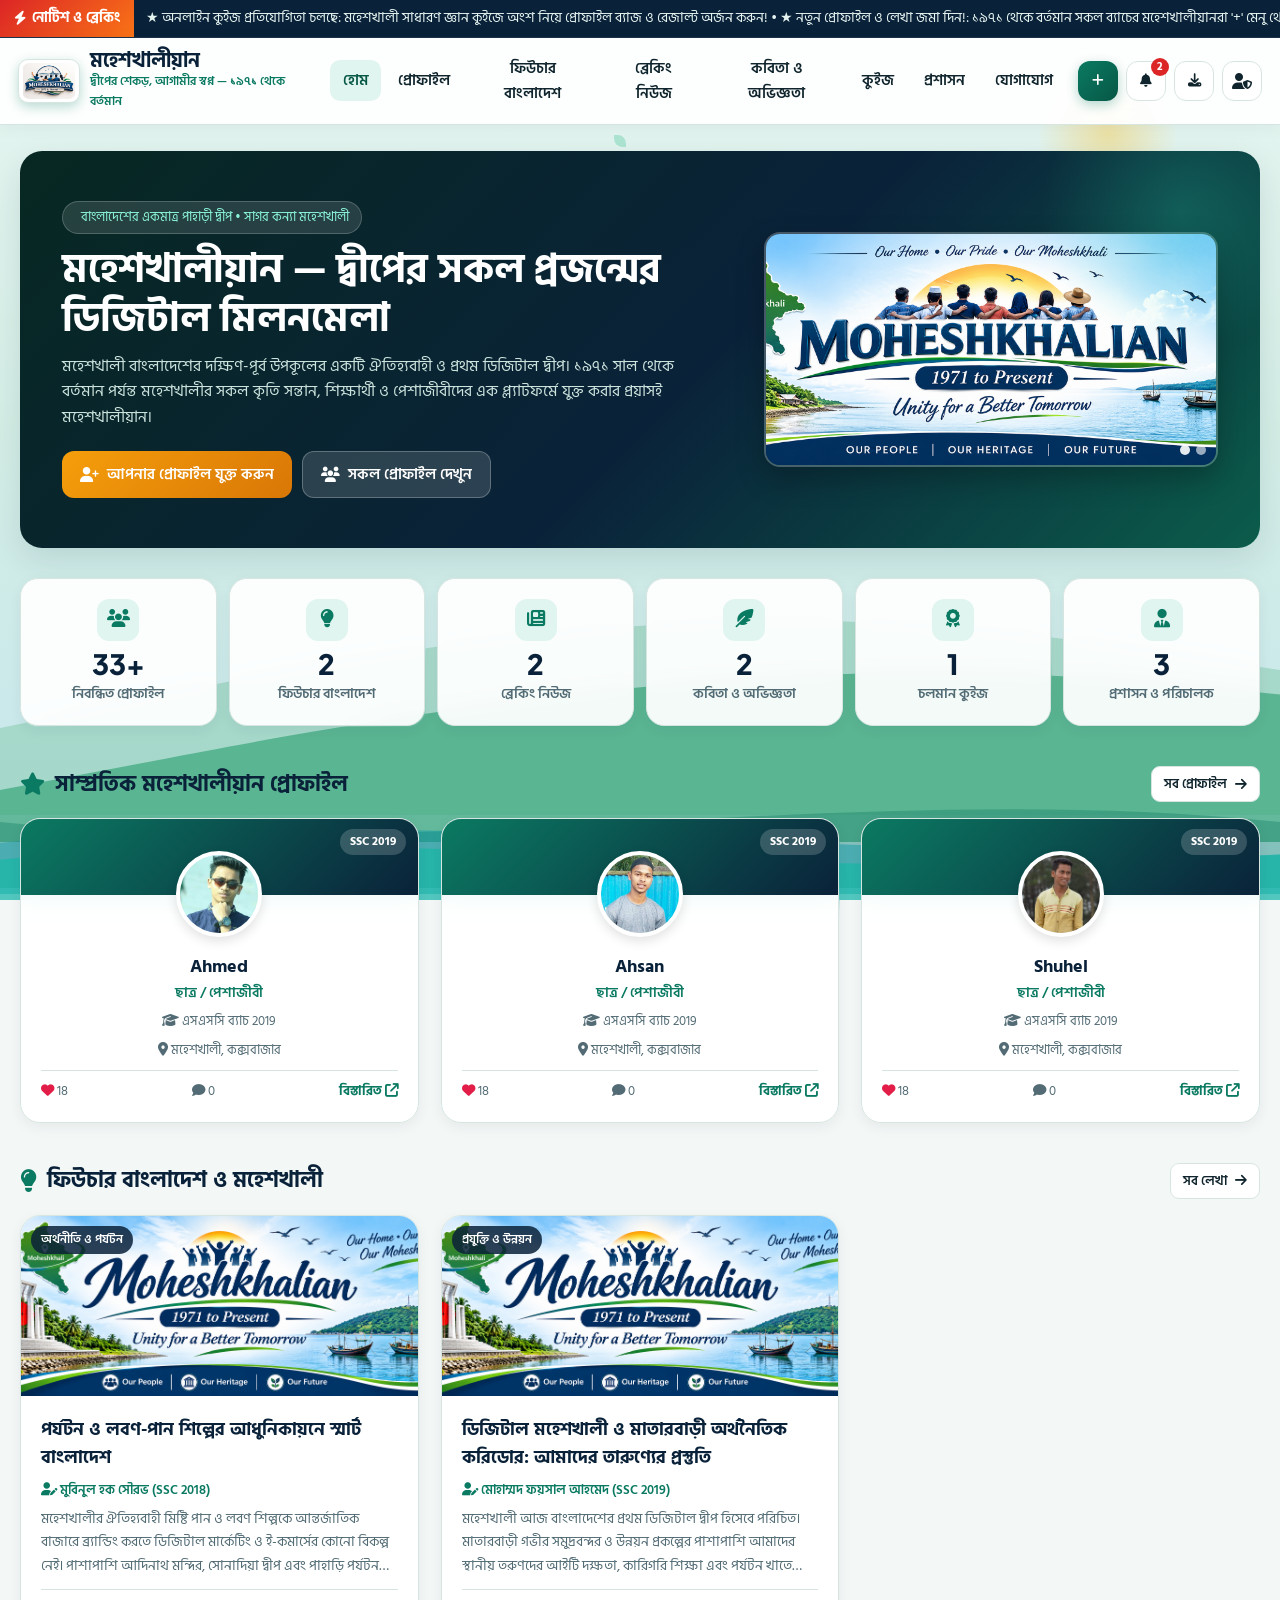
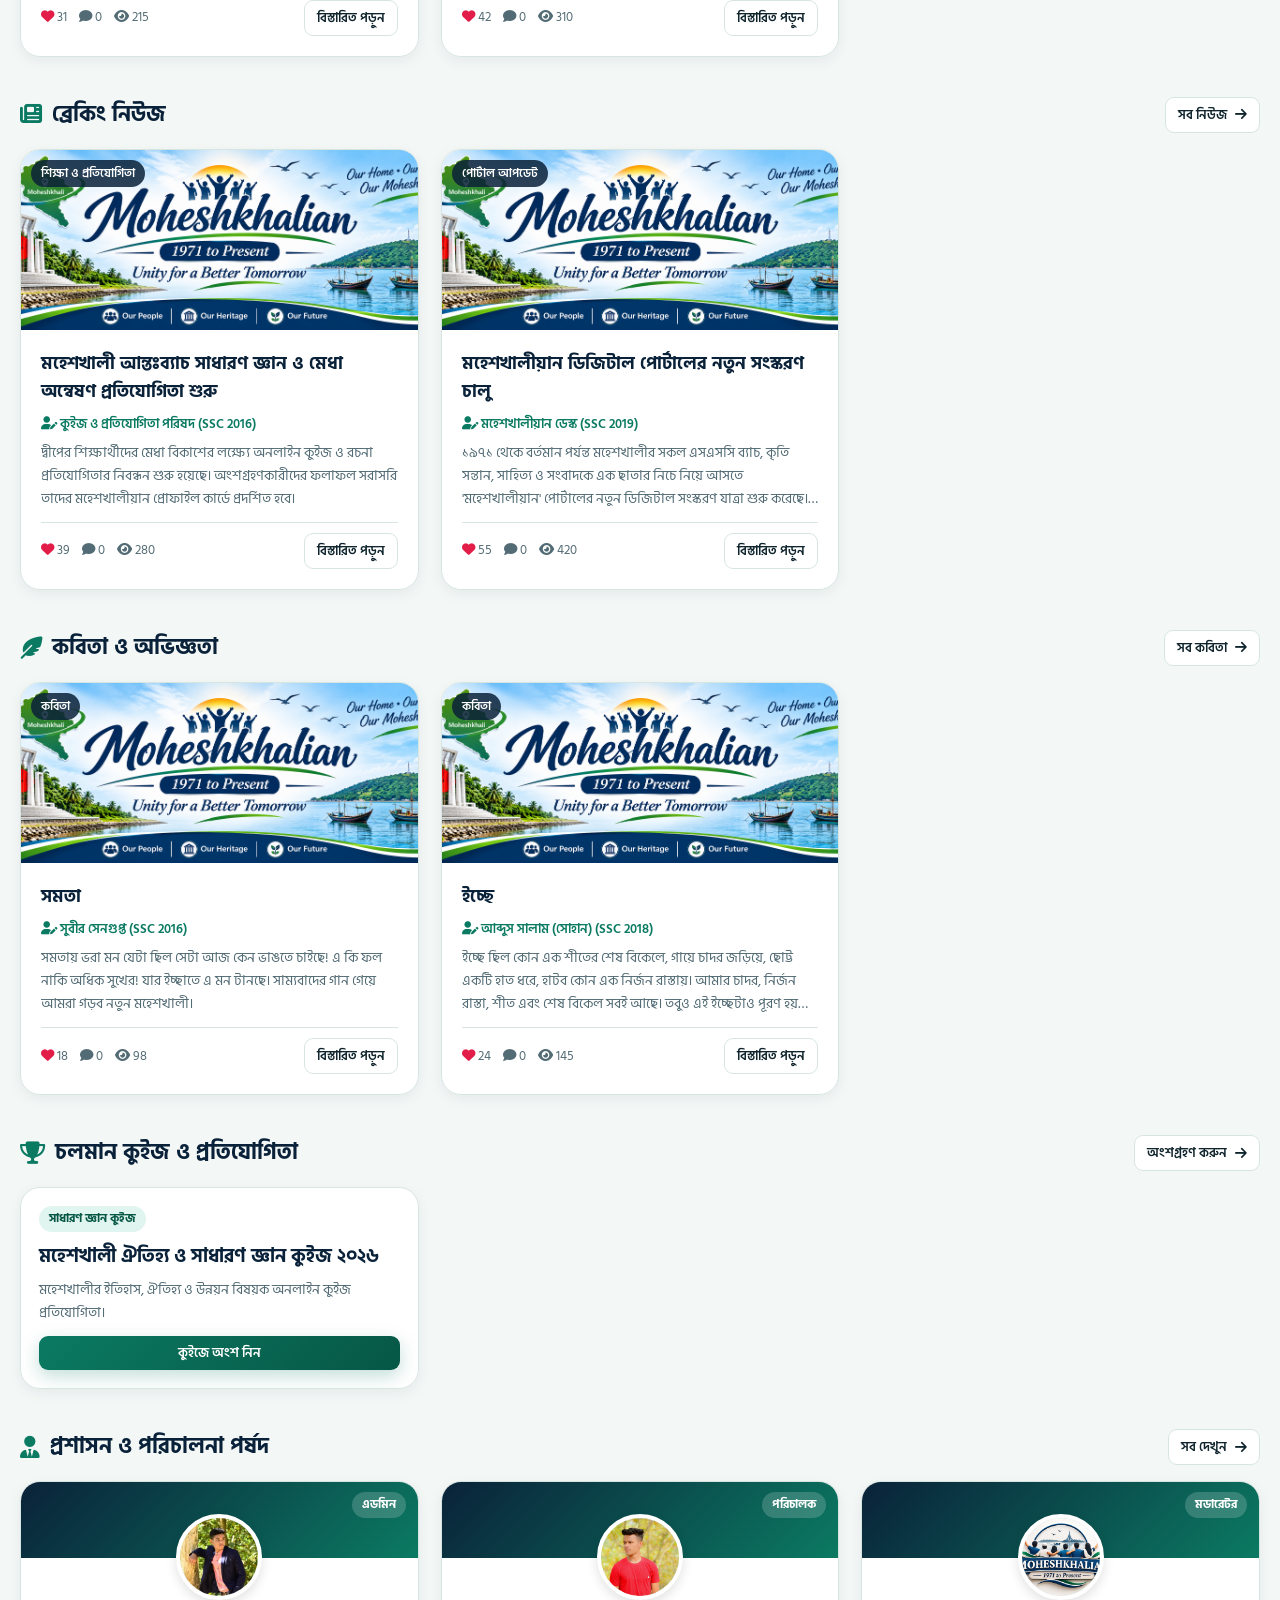
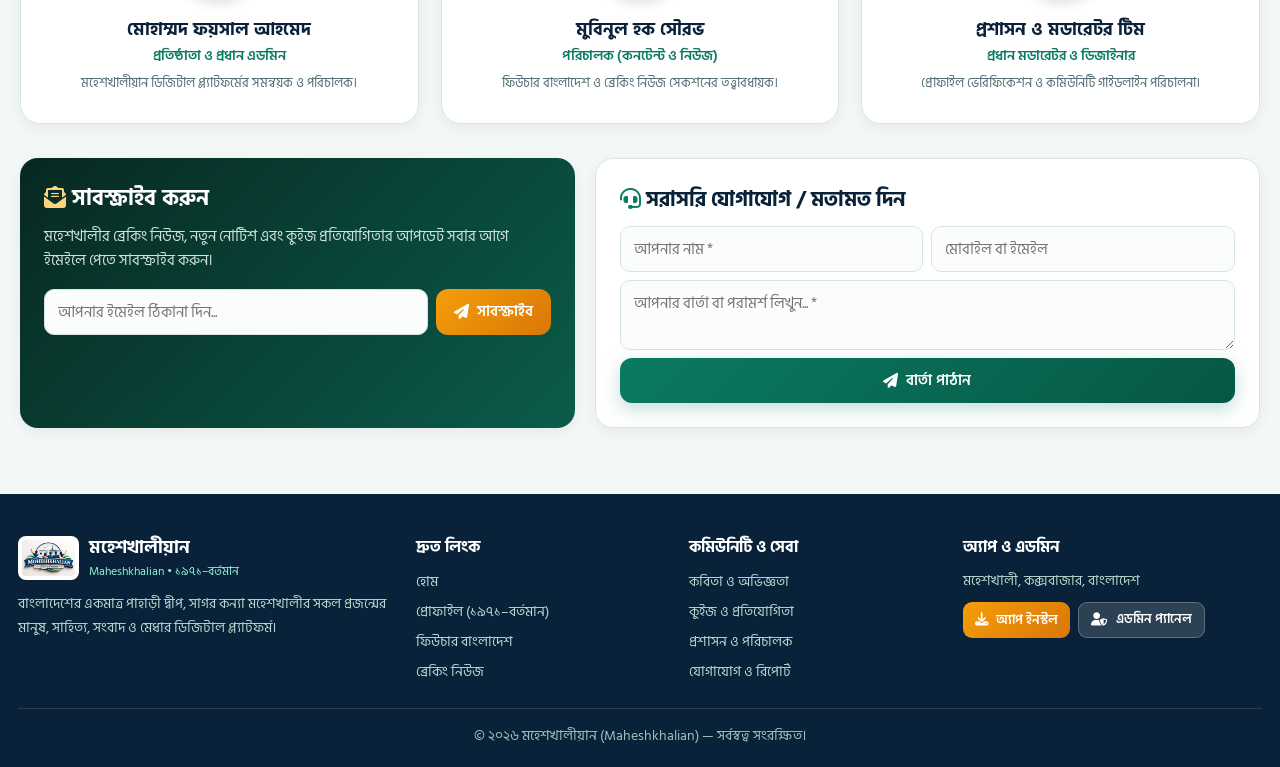
<file: index.html>
<!DOCTYPE html>
<html lang="bn">
<head>
  <meta charset="UTF-8">
  <meta name="viewport" content="width=device-width, initial-scale=1.0">
  <title>মহেশখালীয়ান — Maheshkhalian | ১৯৭১ থেকে বর্তমান</title>
  <meta name="theme-color" content="#0b7a62">
  <link rel="manifest" href="manifest.json">
  <link rel="icon" type="image/png" href="assets/images/logo.png">
  <link rel="stylesheet" href="https://cdnjs.cloudflare.com/ajax/libs/font-awesome/6.5.1/css/all.min.css">
  <link href="https://fonts.maateen.me/solaiman-lipi/font.css" rel="stylesheet">
  <link rel="stylesheet" href="assets/css/style.css?v=6">
</head>
<body>

  <!-- Animated Background: Hills, Ocean Waves & Green Nature -->
  <div class="nature-bg-layer" aria-hidden="true">
    <div class="nature-sun"></div>
    <div class="nature-leaf"></div>
    <div class="nature-leaf"></div>
    <div class="nature-leaf"></div>
    <div class="nature-leaf"></div>
    <svg class="hills-svg hills-svg-back" viewBox="0 0 1440 320" preserveAspectRatio="none">
      <path fill="#7bc6a4" d="M0,224L80,192C160,160,320,96,480,106.7C640,117,800,203,960,213.3C1120,224,1280,160,1360,128L1440,96L1440,320L0,320Z"></path>
    </svg>
    <svg class="hills-svg" viewBox="0 0 1440 320" preserveAspectRatio="none">
      <path fill="#3ea87d" d="M0,256L90,218.7C180,181,360,107,540,112C720,117,900,203,1080,224C1260,245,1350,203,1440,176L1440,320L0,320Z"></path>
    </svg>
    <div class="waves-wrap">
      <svg class="wave-svg wave-3" viewBox="0 0 1440 120" preserveAspectRatio="none">
        <path fill="#0b7a62" d="M0,48 C240,96 480,0 720,48 C960,96 1200,0 1440,48 L1440,120 L0,120 Z"></path>
      </svg>
      <svg class="wave-svg wave-2" viewBox="0 0 1440 120" preserveAspectRatio="none">
        <path fill="#0e9aa7" d="M0,64 C300,16 600,112 900,64 C1150,24 1300,88 1440,64 L1440,120 L0,120 Z"></path>
      </svg>
      <svg class="wave-svg wave-1" viewBox="0 0 1440 120" preserveAspectRatio="none">
        <path fill="#14b8a6" d="M0,76 C220,30 440,110 720,70 C1000,30 1220,105 1440,76 L1440,120 L0,120 Z"></path>
      </svg>
    </div>
  </div>


  <!-- Animated Preloader with Logo & Slogan -->
  <div id="preloader">
    <div class="loader-logo-wrap">
      <div class="loader-ring"></div>
      <div class="loader-ring-inner"></div>
      <img id="loaderLogo" src="assets/images/logo.png" alt="মহেশখালীয়ান লোগো">
    </div>
    <div class="loader-title" id="loaderTitle">মহেশখালীয়ান / Maheshkhalian</div>
    <div class="loader-slogan" id="loaderSlogan">দ্বীপের শেকড়, আগামীর স্বপ্ন — ১৯৭১ থেকে বর্তমান</div>
    <div class="loader-bar"><span></span></div>
  </div>

  <!-- Breaking / Notice Ticker -->
  <div class="ticker-bar">
    <div class="ticker-badge"><i class="fa-solid fa-bolt"></i> নোটিশ ও ব্রেকিং</div>
    <div class="ticker-track">
      <div class="ticker-content" id="tickerText">মহেশখালীয়ান ডিজিটাল পোর্টালে স্বাগতম — ১৯৭১ থেকে বর্তমান সকল ব্যাচের প্রোফাইল ও লেখা জমা চলছে।</div>
    </div>
  </div>

  <!-- Sticky Header -->
  <header class="site-header">
    <div class="nav-inner">
      <div class="brand-box" onclick="navigate('home')">
        <div class="brand-logo-anim">
          <img id="navLogo" src="assets/images/logo.png" alt="Logo">
        </div>
        <div class="brand-text">
          <h1 id="navSiteName">মহেশখালীয়ান</h1>
          <span id="navSlogan">Maheshkhalian • ১৯৭১–বর্তমান</span>
        </div>
      </div>

      <nav class="nav-links" id="desktopNav">
        <button class="nav-link active" data-page="home" onclick="navigate('home')">হোম</button>
        <button class="nav-link" data-page="profiles" onclick="navigate('profiles')">প্রোফাইল</button>
        <button class="nav-link" data-page="future" onclick="navigate('future')">ফিউচার বাংলাদেশ</button>
        <button class="nav-link" data-page="news" onclick="navigate('news')">ব্রেকিং নিউজ</button>
        <button class="nav-link" data-page="poems" onclick="navigate('poems')">কবিতা ও অভিজ্ঞতা</button>
        <button class="nav-link" data-page="quizzes" onclick="navigate('quizzes')">কুইজ</button>
        <button class="nav-link" data-page="administration" onclick="navigate('administration')">প্রশাসন</button>
        <button class="nav-link" data-page="contact" onclick="navigate('contact')">যোগাযোগ</button>
      </nav>

      <div class="nav-actions">
        <button class="icon-btn plus-btn" id="plusMenuBtn" title="নতুন যুক্ত করুন (+)" onclick="toggleDropdown('plusMenu')">
          <i class="fa-solid fa-plus"></i>
        </button>
        <button class="icon-btn" id="notifBtn" title="নোটিফিকেশন" onclick="toggleDropdown('notifMenu')">
          <i class="fa-solid fa-bell"></i>
          <span class="badge-dot" id="notifCount">0</span>
        </button>
        <button class="icon-btn" id="installPwaBtn" title="অ্যাপ ইনস্টল করুন" onclick="triggerPwaInstall()">
          <i class="fa-solid fa-download"></i>
        </button>
        <a href="admin.html" class="icon-btn" title="এডমিন প্যানেল">
          <i class="fa-solid fa-user-shield"></i>
        </a>

        <!-- + Quick Action Dropdown -->
        <div class="dropdown-menu" id="plusMenu">
          <button class="dropdown-item" onclick="openProfileSubmitModal(); closeDropdowns()">
            <i class="fa-solid fa-user-plus"></i> আপনার প্রোফাইল যুক্ত করুন
          </button>
          <button class="dropdown-item" onclick="openPostSubmitModal('future'); closeDropdowns()">
            <i class="fa-solid fa-lightbulb"></i> ফিউচার মহেশখালী নিয়ে লিখুন
          </button>
          <button class="dropdown-item" onclick="openPostSubmitModal('news'); closeDropdowns()">
            <i class="fa-solid fa-newspaper"></i> ব্রেকিং নিউজ লিখুন
          </button>
          <button class="dropdown-item" onclick="openPostSubmitModal('poem'); closeDropdowns()">
            <i class="fa-solid fa-feather-pointed"></i> কবিতা বা অভিজ্ঞতা শেয়ার করুন
          </button>
          <button class="dropdown-item" onclick="navigate('quizzes'); closeDropdowns()">
            <i class="fa-solid fa-award"></i> কুইজ ও প্রতিযোগিতায় অংশ নিন
          </button>
          <button class="dropdown-item" onclick="openReportModal(); closeDropdowns()">
            <i class="fa-solid fa-flag"></i> রিপোর্ট / অভিযোগ করুন
          </button>
        </div>

        <!-- Notifications Dropdown -->
        <div class="dropdown-menu" id="notifMenu" style="width: 310px;">
          <div style="padding: 8px 12px; border-bottom: 1px solid var(--border); display:flex; justify-content:space-between; align-items:center;">
            <strong>নোটিফিকেশন</strong>
            <button class="btn btn-sm btn-outline" onclick="requestPushPermission()">পুশ চালু করুন</button>
          </div>
          <div id="notifList" style="max-height: 280px; overflow-y:auto; padding: 6px 0;"></div>
        </div>
      </div>
    </div>
  </header>

  <!-- Main Dynamic App Container -->
  <main class="container" id="appRoot">
    <!-- Rendered by app.js -->
  </main>

  <!-- Animated Popup Modal (Profile Details / Admin Details / Forms) -->
  <div class="modal-backdrop" id="mainModal" onclick="if(event.target===this) closeModal()">
    <div class="modal-box" id="mainModalBox">
      <button class="modal-close" onclick="closeModal()"><i class="fa-solid fa-xmark"></i></button>
      <div id="mainModalContent" style="padding: 24px;"></div>
    </div>
  </div>

  <!-- Mobile Bottom Navigation -->
  <nav class="mobile-bottom-nav">
    <button class="mob-nav-btn active" data-page="home" onclick="navigate('home')"><i class="fa-solid fa-house"></i><span>হোম</span></button>
    <button class="mob-nav-btn" data-page="profiles" onclick="navigate('profiles')"><i class="fa-solid fa-users"></i><span>প্রোফাইল</span></button>
    <button class="mob-nav-btn" onclick="openProfileSubmitModal()"><i class="fa-solid fa-circle-plus" style="color:var(--primary); font-size:1.45rem;"></i><span>যুক্ত করুন</span></button>
    <button class="mob-nav-btn" data-page="news" onclick="navigate('news')"><i class="fa-solid fa-newspaper"></i><span>নিউজ</span></button>
    <button class="mob-nav-btn" data-page="quizzes" onclick="navigate('quizzes')"><i class="fa-solid fa-trophy"></i><span>কুইজ</span></button>
  </nav>

  <!-- Rich Multi-Column Footer -->
  <footer class="site-footer">
    <div class="footer-grid">
      <div class="footer-col">
        <div style="display:flex; align-items:center; gap:10px; margin-bottom:10px;">
          <img src="assets/images/logo.png" alt="Logo" style="height:44px; background:#fff; padding:4px; border-radius:8px;">
          <div>
            <strong style="color:#fff; font-size:1.1rem;">মহেশখালীয়ান</strong>
            <div style="font-size:0.78rem; color:#8bf5d8;">Maheshkhalian • ১৯৭১–বর্তমান</div>
          </div>
        </div>
        <p style="font-size:0.88rem; color:#b8d5ce; line-height:1.7;">বাংলাদেশের একমাত্র পাহাড়ী দ্বীপ, সাগর কন্যা মহেশখালীর সকল প্রজন্মের মানুষ, সাহিত্য, সংবাদ ও মেধার ডিজিটাল প্ল্যাটফর্ম।</p>
      </div>
      <div class="footer-col">
        <h4>দ্রুত লিংক</h4>
        <ul>
          <li><a href="javascript:void(0)" onclick="navigate('home')">হোম</a></li>
          <li><a href="javascript:void(0)" onclick="navigate('profiles')">প্রোফাইল (১৯৭১–বর্তমান)</a></li>
          <li><a href="javascript:void(0)" onclick="navigate('future')">ফিউচার বাংলাদেশ</a></li>
          <li><a href="javascript:void(0)" onclick="navigate('news')">ব্রেকিং নিউজ</a></li>
        </ul>
      </div>
      <div class="footer-col">
        <h4>কমিউনিটি ও সেবা</h4>
        <ul>
          <li><a href="javascript:void(0)" onclick="navigate('poems')">কবিতা ও অভিজ্ঞতা</a></li>
          <li><a href="javascript:void(0)" onclick="navigate('quizzes')">কুইজ ও প্রতিযোগিতা</a></li>
          <li><a href="javascript:void(0)" onclick="navigate('administration')">প্রশাসন ও পরিচালক</a></li>
          <li><a href="javascript:void(0)" onclick="navigate('contact')">যোগাযোগ ও রিপোর্ট</a></li>
        </ul>
      </div>
      <div class="footer-col">
        <h4>অ্যাপ ও এডমিন</h4>
        <p style="font-size:0.86rem; color:#b8d5ce; margin-bottom:10px;">মহেশখালী, কক্সবাজার, বাংলাদেশ</p>
        <div style="display:flex; flex-wrap:wrap; gap:8px;">
          <button class="btn btn-sm btn-accent" onclick="triggerPwaInstall()"><i class="fa-solid fa-download"></i> অ্যাপ ইনস্টল</button>
          <a href="admin.html" class="btn btn-sm btn-ghost-white"><i class="fa-solid fa-user-shield"></i> এডমিন প্যানেল</a>
        </div>
      </div>
    </div>
    <div class="footer-bottom">
      <div id="footerText">© ২০২৬ মহেশখালীয়ান (Maheshkhalian) — সর্বস্বত্ব সংরক্ষিত।</div>
    </div>
  </footer>

  <div class="toast" id="toastBox"></div>

  <script src="assets/js/seed_data.js?v=6"></script>
  <script src="assets/js/app.js?v=6"></script>
</body>
</html>
</file>
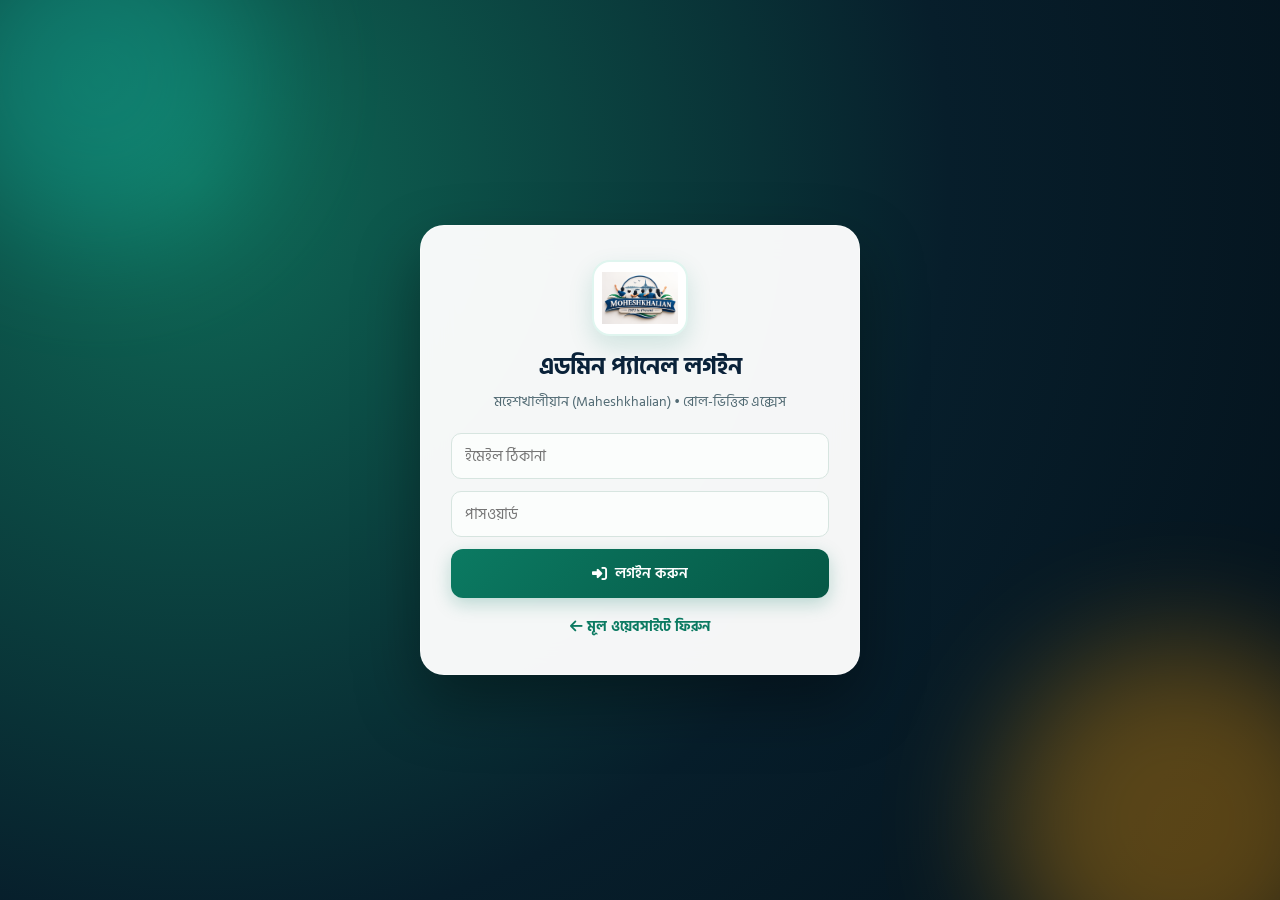
<file: admin.html>
<!DOCTYPE html>
<html lang="bn">
<head>
  <meta charset="UTF-8">
  <meta name="viewport" content="width=device-width, initial-scale=1.0">
  <title>এডমিন প্যানেল — মহেশখালীয়ান (Maheshkhalian)</title>
  <link rel="icon" type="image/png" href="assets/images/logo.png">
  <link rel="stylesheet" href="https://cdnjs.cloudflare.com/ajax/libs/font-awesome/6.5.1/css/all.min.css">
  <link href="https://fonts.maateen.me/solaiman-lipi/font.css" rel="stylesheet">
  <link rel="stylesheet" href="assets/css/style.css?v=6">
  <link rel="stylesheet" href="assets/css/admin.css?v=6">
</head>
<body class="admin-body">

  <!-- STEP 1: LOGIN SCREEN -->
  <div id="loginView" class="auth-wrap" style="display:none;">
    <div class="auth-card">
      <div style="text-align:center; margin-bottom:20px;">
        <div class="auth-logo-ring">
          <img src="assets/images/logo.png" alt="মহেশখালীয়ান লোগো">
        </div>
        <h2 style="color:var(--navy); font-size:1.5rem;">এডমিন প্যানেল লগইন</h2>
        <p style="font-size:0.88rem; color:var(--muted); margin-top:4px;">মহেশখালীয়ান (Maheshkhalian) • রোল-ভিত্তিক এক্সেস</p>
      </div>
      <div style="display:grid; gap:12px;">
        <input type="email" id="loginEmail" class="form-control" placeholder="ইমেইল ঠিকানা">
        <input type="password" id="loginPass" class="form-control" placeholder="পাসওয়ার্ড">
        <button class="btn btn-primary" style="width:100%; padding:12px;" onclick="doAdminLogin()">
          <i class="fa-solid fa-right-to-bracket"></i> লগইন করুন
        </button>
      </div>
      <div style="text-align:center; margin-top:16px;">
        <a href="index.html" style="font-size:0.9rem; color:var(--primary); font-weight:700;">
          <i class="fa-solid fa-arrow-left"></i> মূল ওয়েবসাইটে ফিরুন
        </a>
      </div>
    </div>
  </div>

  <!-- STEP 2: TIME LOCK SCREEN -->
  <div id="timelockView" class="auth-wrap" style="display:none;">
    <div class="auth-card" style="text-align:center;">
      <div class="kpi-icon kpi-emerald" style="margin:0 auto 14px; width:64px; height:64px; border-radius:20px;">
        <i class="fa-solid fa-shield-halved"></i>
      </div>
      <h2 style="color:var(--navy);">সিকিউরিটি টাইম লক</h2>
      <p style="font-size:0.88rem; color:var(--muted); margin-top:4px;">স্বাগতম, <strong id="tlUserName"></strong>! ড্যাশবোর্ডে প্রবেশ করতে পিন দিন।</p>
      <div class="timelock-clock" id="tlClock">00:00:00</div>
      <input type="password" id="tlPinInput" class="form-control" placeholder="টাইম লক পিন" style="text-align:center; font-size:1.2rem; letter-spacing:6px; margin-bottom:14px;">
      <button class="btn btn-primary" style="width:100%; padding:12px;" onclick="verifyTimeLock()">
        <i class="fa-solid fa-unlock-keyhole"></i> আনলক ও ড্যাশবোর্ড খুলুন
      </button>
      <button class="btn btn-outline btn-sm" style="margin-top:12px;" onclick="doAdminLogout()">লগআউট</button>
    </div>
  </div>

  <!-- STEP 3: ROLE-BASED DASHBOARD -->
  <div id="dashboardView" class="admin-layout" style="display:none;">
    <div class="sidebar-overlay" id="sidebarOverlay" onclick="toggleAdminSidebar(false)"></div>

    <aside class="admin-sidebar" id="adminSidebar">
      <div style="display:flex; align-items:center; justify-content:space-between; padding:6px 8px 18px; border-bottom:1px solid rgba(255,255,255,0.12); margin-bottom:10px;">
        <div style="display:flex; align-items:center; gap:10px;">
          <img src="assets/images/logo.png" style="width:46px; height:36px; object-fit:contain; border-radius:9px; background:#fff; padding:3px;">
          <div>
            <div style="font-weight:700; color:#fff; font-size:1.05rem;">মহেশখালীয়ান</div>
            <div style="font-size:0.75rem; color:#7df7d4;">এডমিন ড্যাশবোর্ড</div>
          </div>
        </div>
        <button class="mobile-menu-toggle" style="background:rgba(255,255,255,0.1); border:none; color:#fff; width:32px; height:32px;" onclick="toggleAdminSidebar(false)">
          <i class="fa-solid fa-xmark"></i>
        </button>
      </div>

      <div id="sidebarMenu" style="display:grid; gap:4px;"></div>

      <div style="margin-top:auto; padding-top:16px; border-top:1px solid rgba(255,255,255,0.12); display:grid; gap:6px;">
        <a href="index.html" class="side-btn"><span class="side-btn-left"><i class="fa-solid fa-globe"></i> লাইভ সাইট দেখুন</span></a>
        <button class="side-btn" onclick="doAdminLogout()" style="color:#fca5a5;">
          <span class="side-btn-left"><i class="fa-solid fa-power-off" style="color:#fca5a5;"></i> লগআউট</span>
        </button>
      </div>
    </aside>

    <main class="admin-main">
      <div class="admin-topbar">
        <div style="display:flex; align-items:center; gap:12px;">
          <button class="mobile-menu-toggle" onclick="toggleAdminSidebar(true)" title="মেনু">
            <i class="fa-solid fa-bars"></i>
          </button>
          <div>
            <h3 id="adminPageTitle" style="color:var(--navy); font-size:1.25rem;">ড্যাশবোর্ড ওভারভিউ</h3>
          </div>
        </div>
        <div style="display:flex; align-items:center; gap:12px;">
          <a href="index.html" class="btn btn-outline btn-sm"><i class="fa-solid fa-arrow-up-right-from-square"></i> সাইট</a>
          <div style="display:flex; align-items:center; gap:10px; background:#f4f9f7; padding:6px 12px; border-radius:12px; border:1px solid var(--border);">
            <img id="admUserPhoto" src="assets/images/logo.png" style="width:36px; height:36px; border-radius:50%; object-fit:cover; border:2px solid var(--primary);">
            <div style="line-height:1.2;">
              <div id="admUserName" style="font-weight:700; font-size:0.9rem; color:var(--navy);"></div>
              <small id="admUserRole" style="color:var(--primary); font-weight:600;"></small>
            </div>
          </div>
        </div>
      </div>

      <div id="adminContent"></div>
    </main>
  </div>

  <!-- Admin Modal -->
  <div class="modal-backdrop" id="adminModal" onclick="if(event.target===this) closeAdmModal()">
    <div class="modal-box">
      <button class="modal-close" onclick="closeAdmModal()"><i class="fa-solid fa-xmark"></i></button>
      <div id="adminModalBody" style="padding:26px;"></div>
    </div>
  </div>

  <div class="toast" id="toastBox"></div>
  <script src="assets/js/seed_data.js?v=6"></script>
  <script src="assets/js/admin.js?v=6"></script>
</body>
</html>
</file>
<file: assets/css/style.css>
/* মহেশখালীয়ান (Maheshkhalian) — Modern Digital Portal Stylesheet */
@import url('https://fonts.googleapis.com/css2?family=Hind+Siliguri:wght@400;500;600;700&family=Plus+Jakarta+Sans:wght@500;600;700;800&display=swap');

:root {
  --bg: #f3f7f6;
  --surface: #ffffff;
  --surface-alt: #eaf3f0;
  --ink: #0f242c;
  --muted: #526b74;
  --primary: #0b7a62;
  --primary-dark: #065745;
  --primary-light: #e0f5ef;
  --accent: #e59a1a;
  --navy: #0a2239;
  --danger: #dc2626;
  --border: #d7e5e0;
  --shadow-sm: 0 4px 14px rgba(10, 34, 57, 0.06);
  --shadow-md: 0 12px 32px rgba(10, 34, 57, 0.11);
  --shadow-lg: 0 24px 56px rgba(6, 21, 28, 0.22);
  --radius: 16px;
  --radius-sm: 10px;
  --font-bn: 'SolaimanLipi', 'Hind Siliguri', 'Noto Sans Bengali', sans-serif;
  --font-en: 'Plus Jakarta Sans', 'Hind Siliguri', sans-serif;
}

* { box-sizing: border-box; margin: 0; padding: 0; }
html { scroll-behavior: smooth; }
body {
  font-family: var(--font-bn);
  background: var(--bg);
  color: var(--ink);
  line-height: 1.6;
  overflow-x: hidden;
  padding-bottom: 72px;
}
@media (min-width: 900px) { body { padding-bottom: 0; } }

a { color: inherit; text-decoration: none; }
button, input, select, textarea { font-family: inherit; }

/* Animated Preloader */
#preloader {
  position: fixed;
  inset: 0;
  background: radial-gradient(circle at top right, #0e4f43, #06151c 72%);
  z-index: 9999;
  display: flex;
  flex-direction: column;
  align-items: center;
  justify-content: center;
  color: #fff;
  transition: opacity 0.55s ease, visibility 0.55s ease;
  padding: 24px;
  text-align: center;
}
#preloader.hide { opacity: 0; visibility: hidden; pointer-events: none; }

.loader-logo-wrap {
  position: relative;
  width: 170px;
  height: 120px;
  display: flex;
  align-items: center;
  justify-content: center;
  margin-bottom: 18px;
}
.loader-ring {
  position: absolute;
  inset: 0;
  border-radius: 50%;
  border: 3px solid rgba(255,255,255,0.12);
  border-top-color: #2ce6b5;
  border-right-color: var(--accent);
  animation: spinRing 1.35s linear infinite;
}
.loader-ring-inner {
  position: absolute;
  inset: 10px;
  border-radius: 50%;
  border: 2px dashed rgba(44, 230, 181, 0.45);
  animation: spinRingReverse 2.5s linear infinite;
}
.loader-logo-wrap img {
  width: 128px;
  height: 88px;
  object-fit: contain;
  border-radius: 14px;
  animation: pulseLogo 1.8s ease-in-out infinite;
  background: rgba(255,255,255,0.08);
  padding: 6px;
}
.loader-title {
  font-size: 1.9rem;
  font-weight: 700;
  letter-spacing: 0.4px;
  background: linear-gradient(90deg, #fff, #7df7d4, #ffd27d);
  -webkit-background-clip: text;
  -webkit-text-fill-color: transparent;
}
.loader-slogan {
  margin-top: 6px;
  font-size: 0.98rem;
  color: #b7ded3;
  animation: fadeSlideUp 0.8s ease both;
}
.loader-bar {
  width: 190px;
  height: 4px;
  background: rgba(255,255,255,0.14);
  border-radius: 99px;
  margin-top: 18px;
  overflow: hidden;
}
.loader-bar span {
  display: block;
  height: 100%;
  width: 45%;
  background: linear-gradient(90deg, #2ce6b5, var(--accent));
  border-radius: 99px;
  animation: loadProgress 1.2s ease-in-out infinite;
}

@keyframes spinRing { to { transform: rotate(360deg); } }
@keyframes spinRingReverse { to { transform: rotate(-360deg); } }
@keyframes pulseLogo { 0%,100% { transform: scale(1); } 50% { transform: scale(1.08); } }
@keyframes loadProgress { 0% { transform: translateX(-100%); } 100% { transform: translateX(240%); } }
@keyframes fadeSlideUp { from { opacity: 0; transform: translateY(12px); } to { opacity: 1; transform: translateY(0); } }
@keyframes popIn { from { opacity: 0; transform: scale(0.92) translateY(16px); } to { opacity: 1; transform: scale(1) translateY(0); } }

/* Top Notice Ticker */
.ticker-bar {
  background: var(--navy);
  color: #e6f4f1;
  font-size: 0.88rem;
  display: flex;
  align-items: center;
  overflow: hidden;
  border-bottom: 1px solid rgba(255,255,255,0.08);
}
.ticker-badge {
  background: linear-gradient(135deg, var(--danger), #f97316);
  color: #fff;
  padding: 7px 14px;
  font-weight: 700;
  white-space: nowrap;
  display: flex;
  align-items: center;
  gap: 6px;
  z-index: 2;
}
.ticker-track {
  flex: 1;
  overflow: hidden;
  white-space: nowrap;
  padding: 6px 12px;
}
.ticker-content {
  display: inline-block;
  animation: tickerScroll 28s linear infinite;
}
.ticker-content:hover { animation-play-state: paused; }
@keyframes tickerScroll { 0% { transform: translateX(60%); } 100% { transform: translateX(-100%); } }

/* Header & Navbar */
.site-header {
  position: sticky;
  top: 0;
  z-index: 100;
  background: rgba(255, 255, 255, 0.92);
  backdrop-filter: blur(14px);
  border-bottom: 1px solid var(--border);
  box-shadow: 0 2px 16px rgba(10,34,57,0.05);
}
.nav-inner {
  max-width: 1280px;
  margin: 0 auto;
  padding: 10px 18px;
  display: flex;
  align-items: center;
  justify-content: space-between;
  gap: 12px;
}
.brand-box {
  display: flex;
  align-items: center;
  gap: 10px;
  cursor: pointer;
}
.brand-logo-anim {
  width: 62px;
  height: 44px;
  border-radius: 10px;
  background: #ffffff;
  border: 1px solid var(--border);
  padding: 3px;
  display: flex;
  align-items: center;
  justify-content: center;
  box-shadow: 0 4px 12px rgba(11,122,98,0.28);
  transition: transform 0.3s ease;
}
.brand-box:hover .brand-logo-anim { transform: rotate(-6deg) scale(1.06); }
.brand-logo-anim img { width: 100%; height: 100%; object-fit: contain; border-radius: 8px; }
.brand-text h1 { font-size: 1.22rem; font-weight: 700; color: var(--navy); line-height: 1.15; }
.brand-text span { font-size: 0.76rem; color: var(--primary); font-weight: 600; display: block; }

.nav-links {
  display: none;
  align-items: center;
  gap: 4px;
}
@media (min-width: 960px) { .nav-links { display: flex; } }
.nav-link {
  padding: 8px 13px;
  border-radius: 10px;
  font-size: 0.94rem;
  font-weight: 600;
  color: var(--ink);
  transition: all 0.2s;
  cursor: pointer;
  border: none;
  background: transparent;
}
.nav-link:hover, .nav-link.active {
  background: var(--primary-light);
  color: var(--primary-dark);
}

.nav-actions {
  display: flex;
  align-items: center;
  gap: 8px;
  position: relative;
}
.icon-btn {
  width: 40px;
  height: 40px;
  border-radius: 12px;
  border: 1px solid var(--border);
  background: var(--surface);
  color: var(--ink);
  display: inline-flex;
  align-items: center;
  justify-content: center;
  cursor: pointer;
  position: relative;
  transition: all 0.2s;
}
.icon-btn:hover { background: var(--primary-light); color: var(--primary); border-color: var(--primary); }
.plus-btn {
  background: linear-gradient(135deg, var(--primary), var(--primary-dark));
  color: #fff;
  border: none;
  box-shadow: 0 4px 12px rgba(11,122,98,0.3);
}
.plus-btn:hover { background: linear-gradient(135deg, var(--primary-dark), var(--navy)); color: #fff; transform: translateY(-1px); }
.badge-dot {
  position: absolute;
  top: -4px;
  right: -4px;
  background: var(--danger);
  color: #fff;
  font-size: 0.68rem;
  font-weight: 700;
  min-width: 18px;
  height: 18px;
  border-radius: 99px;
  display: flex;
  align-items: center;
  justify-content: center;
  padding: 0 4px;
}

/* Dropdowns (+ Menu & Notifications) */
.dropdown-menu {
  position: absolute;
  top: 50px;
  right: 0;
  width: 280px;
  background: var(--surface);
  border: 1px solid var(--border);
  border-radius: var(--radius);
  box-shadow: var(--shadow-lg);
  padding: 8px;
  display: none;
  z-index: 200;
  animation: popIn 0.22s ease;
}
.dropdown-menu.open { display: block; }
.dropdown-item {
  width: 100%;
  display: flex;
  align-items: center;
  gap: 10px;
  padding: 10px 12px;
  border-radius: 10px;
  border: none;
  background: transparent;
  text-align: left;
  font-size: 0.92rem;
  font-weight: 600;
  color: var(--ink);
  cursor: pointer;
  transition: background 0.18s;
}
.dropdown-item i { width: 22px; color: var(--primary); text-align: center; }
.dropdown-item:hover { background: var(--primary-light); color: var(--primary-dark); }

/* Container & Hero */
.container { max-width: 1280px; margin: 0 auto; padding: 20px 16px; }

.hero-card {
  background: linear-gradient(135deg, #072822 0%, #0a2239 55%, #0b5c4b 100%);
  border-radius: 22px;
  padding: 32px 24px;
  color: #fff;
  position: relative;
  overflow: hidden;
  box-shadow: var(--shadow-md);
  margin-bottom: 24px;
}
.hero-card::after {
  content: '';
  position: absolute;
  width: 280px;
  height: 280px;
  border-radius: 50%;
  background: radial-gradient(circle, rgba(44,230,181,0.2), transparent 70%);
  top: -80px;
  right: -60px;
  pointer-events: none;
}
.hero-grid {
  display: grid;
  grid-template-columns: 1fr;
  gap: 22px;
  align-items: center;
}
@media (min-width: 860px) { .hero-grid { grid-template-columns: 1.35fr 0.9fr; padding: 12px; } }
.hero-tag {
  display: inline-flex;
  align-items: center;
  gap: 6px;
  background: rgba(255,255,255,0.12);
  border: 1px solid rgba(255,255,255,0.2);
  padding: 5px 12px;
  border-radius: 99px;
  font-size: 0.84rem;
  color: #8bf5d8;
  margin-bottom: 12px;
}
.hero-title { font-size: clamp(1.65rem, 3.2vw, 2.5rem); font-weight: 700; line-height: 1.22; margin-bottom: 10px; }
.hero-sub { color: #cce3dd; font-size: 1rem; margin-bottom: 20px; max-width: 620px; }
.hero-btns { display: flex; flex-wrap: wrap; gap: 10px; }

/* Buttons */
.btn {
  display: inline-flex;
  align-items: center;
  justify-content: center;
  gap: 8px;
  padding: 10px 18px;
  border-radius: 12px;
  border: none;
  font-weight: 600;
  font-size: 0.94rem;
  cursor: pointer;
  transition: all 0.22s ease;
}
.btn-primary { background: linear-gradient(135deg, var(--primary), var(--primary-dark)); color: #fff; box-shadow: 0 6px 18px rgba(11,122,98,0.25); }
.btn-primary:hover { transform: translateY(-2px); box-shadow: 0 10px 22px rgba(11,122,98,0.34); }
.btn-accent { background: linear-gradient(135deg, #f59e0b, #d97706); color: #fff; }
.btn-accent:hover { transform: translateY(-2px); }
.btn-outline { background: var(--surface); border: 1px solid var(--border); color: var(--ink); }
.btn-outline:hover { border-color: var(--primary); color: var(--primary); background: var(--primary-light); }
.btn-ghost-white { background: rgba(255,255,255,0.14); color: #fff; border: 1px solid rgba(255,255,255,0.25); }
.btn-ghost-white:hover { background: rgba(255,255,255,0.24); }
.btn-sm { padding: 6px 12px; font-size: 0.84rem; border-radius: 9px; }

/* Digital Counters */
.counters-grid {
  display: grid;
  grid-template-columns: repeat(2, 1fr);
  gap: 12px;
  margin-bottom: 24px;
}
@media (min-width: 768px) { .counters-grid { grid-template-columns: repeat(3, 1fr); } }
@media (min-width: 1100px) { .counters-grid { grid-template-columns: repeat(6, 1fr); } }

.counter-card {
  background: var(--surface);
  border: 1px solid var(--border);
  border-radius: var(--radius);
  padding: 16px;
  text-align: center;
  box-shadow: var(--shadow-sm);
  cursor: pointer;
  transition: transform 0.22s ease, border-color 0.22s ease;
}
.counter-card:hover { transform: translateY(-4px); border-color: var(--primary); }
.counter-icon {
  width: 42px;
  height: 42px;
  margin: 0 auto 8px;
  border-radius: 12px;
  background: var(--primary-light);
  color: var(--primary);
  display: flex;
  align-items: center;
  justify-content: center;
  font-size: 1.15rem;
}
.counter-num {
  font-family: var(--font-en);
  font-size: 1.75rem;
  font-weight: 800;
  color: var(--navy);
  line-height: 1.1;
}
.counter-label { font-size: 0.86rem; color: var(--muted); font-weight: 600; margin-top: 4px; }

/* Filter Bar & View Toggle */
.section-header {
  display: flex;
  flex-wrap: wrap;
  align-items: center;
  justify-content: space-between;
  gap: 12px;
  margin-bottom: 16px;
}
.section-title { font-size: 1.4rem; font-weight: 700; color: var(--navy); display: flex; align-items: center; gap: 10px; }
.section-title i { color: var(--primary); }

.filter-panel {
  background: var(--surface);
  border: 1px solid var(--border);
  border-radius: var(--radius);
  padding: 14px;
  margin-bottom: 18px;
  display: grid;
  grid-template-columns: 1fr;
  gap: 10px;
  box-shadow: var(--shadow-sm);
}
@media (min-width: 768px) { .filter-panel { grid-template-columns: 2fr 1fr 1fr 1fr auto; } }

.form-control {
  width: 100%;
  padding: 10px 13px;
  border: 1px solid var(--border);
  border-radius: 10px;
  background: #fbfdfc;
  color: var(--ink);
  font-size: 0.93rem;
  outline: none;
  transition: border-color 0.2s;
}
.form-control:focus { border-color: var(--primary); background: #fff; }

/* Batch Pills */
.batch-pills {
  display: flex;
  gap: 8px;
  overflow-x: auto;
  padding-bottom: 8px;
  margin-bottom: 16px;
}
.batch-pill {
  white-space: nowrap;
  padding: 6px 14px;
  border-radius: 99px;
  background: var(--surface);
  border: 1px solid var(--border);
  font-size: 0.85rem;
  font-weight: 600;
  cursor: pointer;
  transition: all 0.2s;
}
.batch-pill.active, .batch-pill:hover {
  background: var(--primary);
  color: #fff;
  border-color: var(--primary);
}

/* Cards Grid & List View */
.cards-grid {
  display: grid;
  grid-template-columns: 1fr;
  gap: 16px;
}
@media (min-width: 640px) { .cards-grid { grid-template-columns: repeat(2, 1fr); } }
@media (min-width: 1024px) { .cards-grid { grid-template-columns: repeat(3, 1fr); } }

.cards-grid.list-view {
  grid-template-columns: 1fr;
}
.cards-grid.list-view .post-card {
  display: grid;
  grid-template-columns: 1fr;
}
@media (min-width: 680px) {
  .cards-grid.list-view .post-card { grid-template-columns: 240px 1fr; }
  .cards-grid.list-view .post-thumb { height: 100%; min-height: 170px; }
}

/* Profile Card */
.profile-card {
  background: var(--surface);
  border: 1px solid var(--border);
  border-radius: var(--radius);
  overflow: hidden;
  box-shadow: var(--shadow-sm);
  transition: transform 0.25s ease, box-shadow 0.25s ease;
  cursor: pointer;
  display: flex;
  flex-direction: column;
  animation: fadeSlideUp 0.45s ease both;
}
.profile-card:hover { transform: translateY(-5px); box-shadow: var(--shadow-md); border-color: var(--primary); }
.profile-top {
  background: linear-gradient(135deg, #0b7a62, #0a2239);
  height: 76px;
  position: relative;
}
.batch-badge {
  position: absolute;
  top: 10px;
  right: 12px;
  background: rgba(255,255,255,0.18);
  backdrop-filter: blur(6px);
  color: #fff;
  font-size: 0.78rem;
  font-weight: 700;
  padding: 3px 10px;
  border-radius: 99px;
}
.blood-badge {
  position: absolute;
  top: 10px;
  left: 12px;
  background: #dc2626;
  color: #fff;
  font-size: 0.75rem;
  font-weight: 700;
  padding: 2px 8px;
  border-radius: 99px;
}
.profile-avatar-wrap {
  width: 86px;
  height: 86px;
  border-radius: 50%;
  border: 4px solid var(--surface);
  margin: -44px auto 8px;
  overflow: hidden;
  background: #dbece7;
  position: relative;
  z-index: 2;
  box-shadow: 0 4px 12px rgba(0,0,0,0.12);
}
.profile-avatar-wrap img { width: 100%; height: 100%; object-fit: cover; }
.profile-body { padding: 4px 16px 16px; text-align: center; flex: 1; display: flex; flex-direction: column; }
.profile-name { font-size: 1.12rem; font-weight: 700; color: var(--navy); }
.profile-prof { font-size: 0.88rem; color: var(--primary); font-weight: 600; margin-bottom: 6px; }
.profile-meta { font-size: 0.84rem; color: var(--muted); margin-bottom: 8px; }
.quiz-award-pill {
  background: #fef3c7;
  color: #92400e;
  border: 1px solid #fde68a;
  border-radius: 8px;
  padding: 4px 8px;
  font-size: 0.78rem;
  font-weight: 700;
  margin-bottom: 10px;
  display: inline-flex;
  align-items: center;
  justify-content: center;
  gap: 5px;
}
.profile-footer {
  margin-top: auto;
  padding-top: 10px;
  border-top: 1px solid var(--border);
  display: flex;
  align-items: center;
  justify-content: space-between;
  font-size: 0.84rem;
  color: var(--muted);
}

/* Post Card (Future, News, Poem) */
.post-card {
  background: var(--surface);
  border: 1px solid var(--border);
  border-radius: var(--radius);
  overflow: hidden;
  box-shadow: var(--shadow-sm);
  transition: transform 0.22s ease, box-shadow 0.22s ease;
  display: flex;
  flex-direction: column;
}
.post-card:hover { transform: translateY(-4px); box-shadow: var(--shadow-md); }
.post-thumb {
  height: 180px;
  background: linear-gradient(135deg, #dff3ed, #cce2ec);
  position: relative;
  overflow: hidden;
}
.post-thumb img { width: 100%; height: 100%; object-fit: cover; }
.post-tag {
  position: absolute;
  top: 10px;
  left: 10px;
  background: rgba(10,34,57,0.85);
  color: #fff;
  padding: 4px 10px;
  border-radius: 99px;
  font-size: 0.76rem;
  font-weight: 600;
}
.post-body { padding: 16px; flex: 1; display: flex; flex-direction: column; }
.post-title { font-size: 1.1rem; font-weight: 700; color: var(--navy); margin-bottom: 8px; cursor: pointer; }
.post-title:hover { color: var(--primary); }
.post-excerpt { font-size: 0.9rem; color: var(--muted); margin-bottom: 12px; display: -webkit-box; -webkit-line-clamp: 3; -webkit-box-orient: vertical; overflow: hidden; }
.post-actions {
  margin-top: auto;
  padding-top: 10px;
  border-top: 1px solid var(--border);
  display: flex;
  align-items: center;
  justify-content: space-between;
  gap: 8px;
}

/* Modal / Animated Popup */
.modal-backdrop {
  position: fixed;
  inset: 0;
  background: rgba(6, 21, 28, 0.72);
  backdrop-filter: blur(6px);
  z-index: 500;
  display: none;
  align-items: center;
  justify-content: center;
  padding: 16px;
  overflow-y: auto;
}
.modal-backdrop.open { display: flex; }
.modal-box {
  background: var(--surface);
  border-radius: 22px;
  width: 100%;
  max-width: 720px;
  max-height: 90vh;
  overflow-y: auto;
  box-shadow: var(--shadow-lg);
  position: relative;
  animation: popIn 0.3s cubic-bezier(0.16, 1, 0.3, 1);
}
.modal-close {
  position: absolute;
  top: 14px;
  right: 14px;
  width: 36px;
  height: 36px;
  border-radius: 50%;
  border: none;
  background: rgba(255,255,255,0.9);
  color: var(--navy);
  font-size: 1.1rem;
  cursor: pointer;
  z-index: 10;
  box-shadow: 0 2px 8px rgba(0,0,0,0.15);
}
.modal-close:hover { background: var(--danger); color: #fff; }

.social-links-row { display: flex; flex-wrap: wrap; gap: 8px; margin-top: 8px; }
.social-chip {
  display: inline-flex;
  align-items: center;
  gap: 6px;
  padding: 7px 12px;
  border-radius: 10px;
  background: var(--surface-alt);
  color: var(--navy);
  font-size: 0.85rem;
  font-weight: 600;
  transition: all 0.2s;
}
.social-chip:hover { background: var(--primary); color: #fff; transform: translateY(-2px); }

/* Image Preview Box */
.img-preview-box {
  width: 100%;
  min-height: 120px;
  border: 2px dashed var(--border);
  border-radius: 12px;
  display: flex;
  align-items: center;
  justify-content: center;
  overflow: hidden;
  background: #f8fbfa;
  margin-top: 8px;
}
.img-preview-box img { max-height: 180px; max-width: 100%; object-fit: contain; }

/* Mobile Bottom Nav */
.mobile-bottom-nav {
  position: fixed;
  bottom: 0;
  left: 0;
  right: 0;
  background: rgba(255,255,255,0.96);
  backdrop-filter: blur(12px);
  border-top: 1px solid var(--border);
  display: flex;
  justify-content: space-around;
  padding: 6px 4px;
  z-index: 150;
}
@media (min-width: 960px) { .mobile-bottom-nav { display: none; } }
.mob-nav-btn {
  display: flex;
  flex-direction: column;
  align-items: center;
  gap: 2px;
  font-size: 0.72rem;
  font-weight: 600;
  color: var(--muted);
  background: transparent;
  border: none;
  padding: 4px 8px;
  cursor: pointer;
}
.mob-nav-btn.active { color: var(--primary); }
.mob-nav-btn i { font-size: 1.15rem; }

/* Footer */
.site-footer {
  background: var(--navy);
  color: #cbe0da;
  padding: 28px 18px;
  margin-top: 40px;
  text-align: center;
}
.toast {
  position: fixed;
  bottom: 82px;
  right: 18px;
  background: var(--navy);
  color: #fff;
  padding: 12px 18px;
  border-radius: 12px;
  box-shadow: var(--shadow-lg);
  z-index: 900;
  display: none;
  animation: fadeSlideUp 0.25s ease;
}
.toast.show { display: flex; align-items: center; gap: 8px; }

/* Animated Nature Background: Ocean Waves, Green Hills & Coastal Breeze */
.nature-bg-layer {
  position: fixed;
  inset: 0;
  z-index: -1;
  pointer-events: none;
  overflow: hidden;
  background: linear-gradient(180deg, #e8f6f2 0%, #d4eee6 48%, #c5e6ee 100%);
}
.nature-sun {
  position: absolute;
  top: 7%;
  right: 8%;
  width: 140px;
  height: 140px;
  border-radius: 50%;
  background: radial-gradient(circle, rgba(251, 191, 36, 0.36) 0%, rgba(251, 191, 36, 0) 70%);
  animation: sunPulse 7s ease-in-out infinite;
}
.hills-svg {
  position: absolute;
  bottom: 58px;
  left: 0;
  width: 200%;
  height: 260px;
  animation: hillDrift 38s linear infinite;
  opacity: 0.72;
}
.hills-svg-back {
  bottom: 85px;
  height: 290px;
  opacity: 0.45;
  animation: hillDriftReverse 54s linear infinite;
}
.waves-wrap {
  position: absolute;
  bottom: 0;
  left: 0;
  width: 100%;
  height: 110px;
  overflow: hidden;
}
.wave-svg {
  position: absolute;
  bottom: 0;
  left: 0;
  width: 200%;
  height: 100%;
}
.wave-1 { animation: waveFlow 14s linear infinite; opacity: 0.65; }
.wave-2 { animation: waveFlowReverse 19s linear infinite; opacity: 0.48; bottom: 6px; }
.wave-3 { animation: waveFlow 25s linear infinite; opacity: 0.35; bottom: 12px; }

.nature-leaf {
  position: absolute;
  width: 12px;
  height: 12px;
  border-radius: 0 70% 0 70%;
  background: rgba(16, 185, 129, 0.25);
  animation: leafFloat 16s ease-in-out infinite;
}
.nature-leaf:nth-child(2) { left: 18%; top: 24%; animation-delay: 2s; width: 15px; height: 15px; }
.nature-leaf:nth-child(3) { left: 48%; top: 15%; animation-delay: 5s; }
.nature-leaf:nth-child(4) { left: 78%; top: 32%; animation-delay: 8s; width: 10px; height: 10px; }
.nature-leaf:nth-child(5) { left: 32%; top: 48%; animation-delay: 11s; }

@keyframes sunPulse { 0%,100% { transform: scale(1); opacity: 0.75; } 50% { transform: scale(1.16); opacity: 1; } }
@keyframes hillDrift { 0% { transform: translateX(0); } 100% { transform: translateX(-50%); } }
@keyframes hillDriftReverse { 0% { transform: translateX(-50%); } 100% { transform: translateX(0); } }
@keyframes waveFlow { 0% { transform: translateX(0); } 100% { transform: translateX(-50%); } }
@keyframes waveFlowReverse { 0% { transform: translateX(-50%); } 100% { transform: translateX(0); } }
@keyframes leafFloat {
  0%, 100% { transform: translateY(0) rotate(0deg); opacity: 0.3; }
  50% { transform: translateY(-28px) translateX(18px) rotate(45deg); opacity: 0.7; }
}

/* Frosted glass elevation over animated nature background */
.profile-card, .post-card, .counter-card, .filter-panel {
  background: rgba(255, 255, 255, 0.93);
  backdrop-filter: blur(10px);
}
.home-section-block {
  margin-top: 34px;
  margin-bottom: 12px;
}

/* Rich Footer & Home Subscribe/Contact Grid */
.site-footer {
  text-align: left;
  padding: 40px 18px 20px;
}
.footer-grid {
  max-width: 1280px;
  margin: 0 auto;
  display: grid;
  grid-template-columns: 1fr;
  gap: 24px;
  padding-bottom: 24px;
  border-bottom: 1px solid rgba(255,255,255,0.12);
}
@media (min-width: 768px) { .footer-grid { grid-template-columns: 1.5fr 1fr 1fr 1.2fr; } }
.footer-col h4 { color: #fff; font-size: 1.02rem; margin-bottom: 10px; }
.footer-col ul { list-style: none; display: grid; gap: 7px; font-size: 0.9rem; }
.footer-col ul a { color: #b8d5ce; transition: color 0.2s; }
.footer-col ul a:hover { color: #2ce6b5; }
.footer-bottom {
  max-width: 1280px;
  margin: 16px auto 0;
  text-align: center;
  font-size: 0.86rem;
  color: #9ec0b8;
}
.home-connect-grid {
  display: grid;
  grid-template-columns: 1fr;
  gap: 20px;
  margin-top: 34px;
}
@media (min-width: 820px) { .home-connect-grid { grid-template-columns: 1fr 1.2fr; } }
.connect-card {
  background: rgba(255,255,255,0.94);
  backdrop-filter: blur(10px);
  border: 1px solid var(--border);
  border-radius: 18px;
  padding: 24px;
  box-shadow: var(--shadow-sm);
}

/* Enhanced Card Polish, Spacing & Micro-Animations */
.container { padding: 26px 20px; }
.cards-grid { gap: 22px; }
.profile-card, .post-card {
  border-radius: 20px;
  transition: transform 0.28s cubic-bezier(0.16, 1, 0.3, 1), box-shadow 0.28s ease, border-color 0.25s ease;
}
.profile-card:hover, .post-card:hover {
  transform: translateY(-7px);
  box-shadow: 0 20px 42px rgba(10, 34, 57, 0.14);
  border-color: var(--primary);
}
.profile-body { padding: 8px 20px 20px; }
.post-body { padding: 20px; }
.post-thumb img { transition: transform 0.45s ease; }
.post-card:hover .post-thumb img { transform: scale(1.06); }
.counter-card {
  padding: 20px 16px;
  border-radius: 18px;
  transition: transform 0.26s cubic-bezier(0.16, 1, 0.3, 1), box-shadow 0.26s ease, border-color 0.26s ease;
}
.counter-card:hover {
  transform: translateY(-6px);
  box-shadow: 0 16px 34px rgba(11, 122, 98, 0.16);
}
.counter-icon {
  transition: transform 0.28s ease;
}
.counter-card:hover .counter-icon {
  transform: scale(1.12) rotate(-5deg);
  background: linear-gradient(135deg, var(--primary), #14b8a6);
  color: #fff;
}
.hero-card { padding: 38px 30px; margin-bottom: 30px; }
.home-section-block { margin-top: 40px; }
</file>
<file: assets/css/admin.css>
/* মহেশখালীয়ান — Modern Animated Admin Panel Stylesheet */
body.admin-body {
  padding-bottom: 0;
  background: linear-gradient(135deg, #eaf4f1 0%, #e4eff5 100%);
  min-height: 100vh;
}

/* Auth & Time Lock Screens */
.auth-wrap {
  min-height: 100vh;
  display: flex;
  align-items: center;
  justify-content: center;
  padding: 24px;
  background: radial-gradient(circle at 15% 20%, #0f6b57 0%, #071e2b 58%, #04111a 100%);
  position: relative;
  overflow: hidden;
}
.auth-wrap::before, .auth-wrap::after {
  content: '';
  position: absolute;
  border-radius: 50%;
  filter: blur(60px);
  opacity: 0.35;
  animation: authFloat 9s ease-in-out infinite alternate;
}
.auth-wrap::before { width: 320px; height: 320px; background: #14b8a6; top: -80px; left: -60px; }
.auth-wrap::after { width: 360px; height: 360px; background: #f59e0b; bottom: -100px; right: -80px; animation-delay: 2s; }
@keyframes authFloat { from { transform: translate(0,0) scale(1); } to { transform: translate(24px, -22px) scale(1.1); } }

.auth-card {
  position: relative;
  z-index: 2;
  background: rgba(255, 255, 255, 0.96);
  backdrop-filter: blur(16px);
  border-radius: 24px;
  width: 100%;
  max-width: 440px;
  padding: 34px 30px;
  box-shadow: 0 28px 64px rgba(0, 0, 0, 0.36);
  border: 1px solid rgba(255, 255, 255, 0.4);
  animation: popIn 0.42s cubic-bezier(0.16, 1, 0.3, 1);
}
.auth-logo-ring {
  width: 96px;
  height: 76px;
  margin: 0 auto 12px;
  border-radius: 18px;
  background: #fff;
  border: 2px solid var(--primary-light);
  display: flex;
  align-items: center;
  justify-content: center;
  padding: 8px;
  box-shadow: 0 10px 24px rgba(11, 122, 98, 0.16);
}
.auth-logo-ring img { max-width: 100%; max-height: 100%; object-fit: contain; }

/* Admin Layout & Responsive Drawer */
.admin-layout {
  display: grid;
  grid-template-columns: 1fr;
  min-height: 100vh;
}
@media (min-width: 992px) {
  .admin-layout { grid-template-columns: 280px 1fr; }
}

.admin-sidebar {
  background: linear-gradient(180deg, #071d2c 0%, #0b2d3b 55%, #083834 100%);
  color: #d5e7e2;
  padding: 22px 16px;
  display: flex;
  flex-direction: column;
  gap: 6px;
  position: fixed;
  top: 0;
  bottom: 0;
  left: -300px;
  width: 280px;
  z-index: 300;
  overflow-y: auto;
  transition: left 0.3s cubic-bezier(0.16, 1, 0.3, 1);
  box-shadow: 8px 0 32px rgba(0, 0, 0, 0.22);
}
.admin-sidebar.open { left: 0; }
@media (min-width: 992px) {
  .admin-sidebar {
    position: sticky;
    top: 0;
    left: 0;
    height: 100vh;
    box-shadow: none;
  }
}

.sidebar-overlay {
  display: none;
  position: fixed;
  inset: 0;
  background: rgba(4, 17, 26, 0.55);
  backdrop-filter: blur(4px);
  z-index: 250;
}
.sidebar-overlay.open { display: block; }
@media (min-width: 992px) { .sidebar-overlay { display: none !important; } }

.side-btn {
  width: 100%;
  display: flex;
  align-items: center;
  justify-content: space-between;
  gap: 10px;
  padding: 11px 14px;
  border-radius: 12px;
  border: 1px solid transparent;
  background: transparent;
  color: #c8e0da;
  font-size: 0.94rem;
  font-weight: 600;
  cursor: pointer;
  text-align: left;
  transition: all 0.22s ease;
}
.side-btn-left { display: flex; align-items: center; gap: 11px; }
.side-btn i { width: 20px; text-align: center; color: #2ce6b5; font-size: 1rem; transition: transform 0.2s; }
.side-btn:hover { background: rgba(255, 255, 255, 0.08); color: #fff; transform: translateX(3px); }
.side-btn.active {
  background: linear-gradient(135deg, rgba(16, 185, 129, 0.28), rgba(14, 154, 167, 0.22));
  border-color: rgba(44, 230, 181, 0.35);
  color: #fff;
  box-shadow: 0 6px 18px rgba(0, 0, 0, 0.16);
}
.side-btn.active i { transform: scale(1.12); }

/* Main Workspace */
.admin-main {
  padding: 20px;
  max-width: 100%;
  overflow-x: hidden;
}
@media (min-width: 768px) { .admin-main { padding: 26px 30px; } }

.admin-topbar {
  background: rgba(255, 255, 255, 0.94);
  backdrop-filter: blur(12px);
  border: 1px solid var(--border);
  border-radius: 18px;
  padding: 14px 20px;
  display: flex;
  flex-wrap: wrap;
  justify-content: space-between;
  align-items: center;
  gap: 14px;
  margin-bottom: 24px;
  box-shadow: var(--shadow-sm);
}
.mobile-menu-toggle {
  display: inline-flex;
  align-items: center;
  justify-content: center;
  width: 40px;
  height: 40px;
  border-radius: 11px;
  border: 1px solid var(--border);
  background: #fff;
  color: var(--navy);
  cursor: pointer;
}
@media (min-width: 992px) { .mobile-menu-toggle { display: none; } }

/* Animated KPI Metric Cards */
.kpi-grid {
  display: grid;
  grid-template-columns: repeat(auto-fit, minmax(215px, 1fr));
  gap: 16px;
  margin-bottom: 24px;
}
.kpi-card {
  background: #fff;
  border: 1px solid var(--border);
  border-radius: 18px;
  padding: 20px;
  display: flex;
  align-items: center;
  gap: 16px;
  box-shadow: var(--shadow-sm);
  cursor: pointer;
  transition: transform 0.25s ease, box-shadow 0.25s ease, border-color 0.25s ease;
  animation: fadeSlideUp 0.4s ease both;
}
.kpi-card:hover {
  transform: translateY(-5px);
  box-shadow: var(--shadow-md);
  border-color: var(--primary);
}
.kpi-icon {
  width: 54px;
  height: 54px;
  border-radius: 15px;
  display: flex;
  align-items: center;
  justify-content: center;
  font-size: 1.35rem;
  color: #fff;
  flex-shrink: 0;
  box-shadow: 0 8px 18px rgba(0, 0, 0, 0.14);
}
.kpi-emerald { background: linear-gradient(135deg, #0b7a62, #14b8a6); }
.kpi-ocean   { background: linear-gradient(135deg, #0284c7, #0ea5e9); }
.kpi-amber   { background: linear-gradient(135deg, #d97706, #f59e0b); }
.kpi-rose    { background: linear-gradient(135deg, #be123c, #f43f5e); }
.kpi-indigo  { background: linear-gradient(135deg, #4338ca, #6366f1); }
.kpi-teal    { background: linear-gradient(135deg, #0f766e, #2dd4bf); }

.kpi-value {
  font-family: var(--font-en);
  font-size: 1.85rem;
  font-weight: 800;
  color: var(--navy);
  line-height: 1.1;
}
.kpi-label { font-size: 0.88rem; color: var(--muted); font-weight: 600; margin-top: 3px; }
.kpi-sub { font-size: 0.78rem; color: #d97706; font-weight: 700; margin-top: 2px; }

/* Admin Surface Cards & Tables */
.admin-panel-card {
  background: #fff;
  border: 1px solid var(--border);
  border-radius: 18px;
  padding: 20px;
  box-shadow: var(--shadow-sm);
  margin-bottom: 22px;
  animation: fadeSlideUp 0.35s ease both;
}
.admin-toolbar {
  display: flex;
  flex-wrap: wrap;
  gap: 10px;
  justify-content: space-between;
  align-items: center;
  margin-bottom: 16px;
}
.data-table-wrap {
  background: #fff;
  border: 1px solid var(--border);
  border-radius: 16px;
  overflow-x: auto;
  box-shadow: var(--shadow-sm);
  animation: fadeSlideUp 0.38s ease both;
}
table { width: 100%; border-collapse: collapse; font-size: 0.91rem; }
th, td { padding: 13px 16px; border-bottom: 1px solid #e9f1ee; text-align: left; vertical-align: middle; }
th { background: #f2f8f6; color: var(--navy); font-weight: 700; white-space: nowrap; font-size: 0.86rem; text-transform: uppercase; letter-spacing: 0.3px; }
tbody tr { transition: background 0.18s ease; }
tbody tr:hover { background: #f7fcfa; }

.status-pill { padding: 4px 11px; border-radius: 99px; font-size: 0.78rem; font-weight: 700; display: inline-flex; align-items: center; gap: 5px; }
.st-approved, .st-active, .st-resolved { background: #dcfce7; color: #166534; }
.st-pending { background: #fef3c7; color: #92400e; }
.st-rejected, .st-inactive { background: #fee2e2; color: #991b1b; }

.timelock-clock {
  font-family: var(--font-en);
  font-size: 2.3rem;
  font-weight: 800;
  background: linear-gradient(135deg, var(--primary), #0284c7);
  -webkit-background-clip: text;
  -webkit-text-fill-color: transparent;
  text-align: center;
  margin: 12px 0 16px;
}

/* Media Gallery Grid */
.media-grid {
  display: grid;
  grid-template-columns: repeat(auto-fill, minmax(190px, 1fr));
  gap: 16px;
}
.media-card {
  background: #fff;
  border: 1px solid var(--border);
  border-radius: 14px;
  overflow: hidden;
  box-shadow: var(--shadow-sm);
  transition: transform 0.22s ease, box-shadow 0.22s ease;
}
.media-card:hover { transform: translateY(-4px); box-shadow: var(--shadow-md); }
.media-card img { width: 100%; height: 140px; object-fit: cover; display: block; background: #f2f7f5; }
.media-card-body { padding: 10px 12px; font-size: 0.82rem; }
</file>
